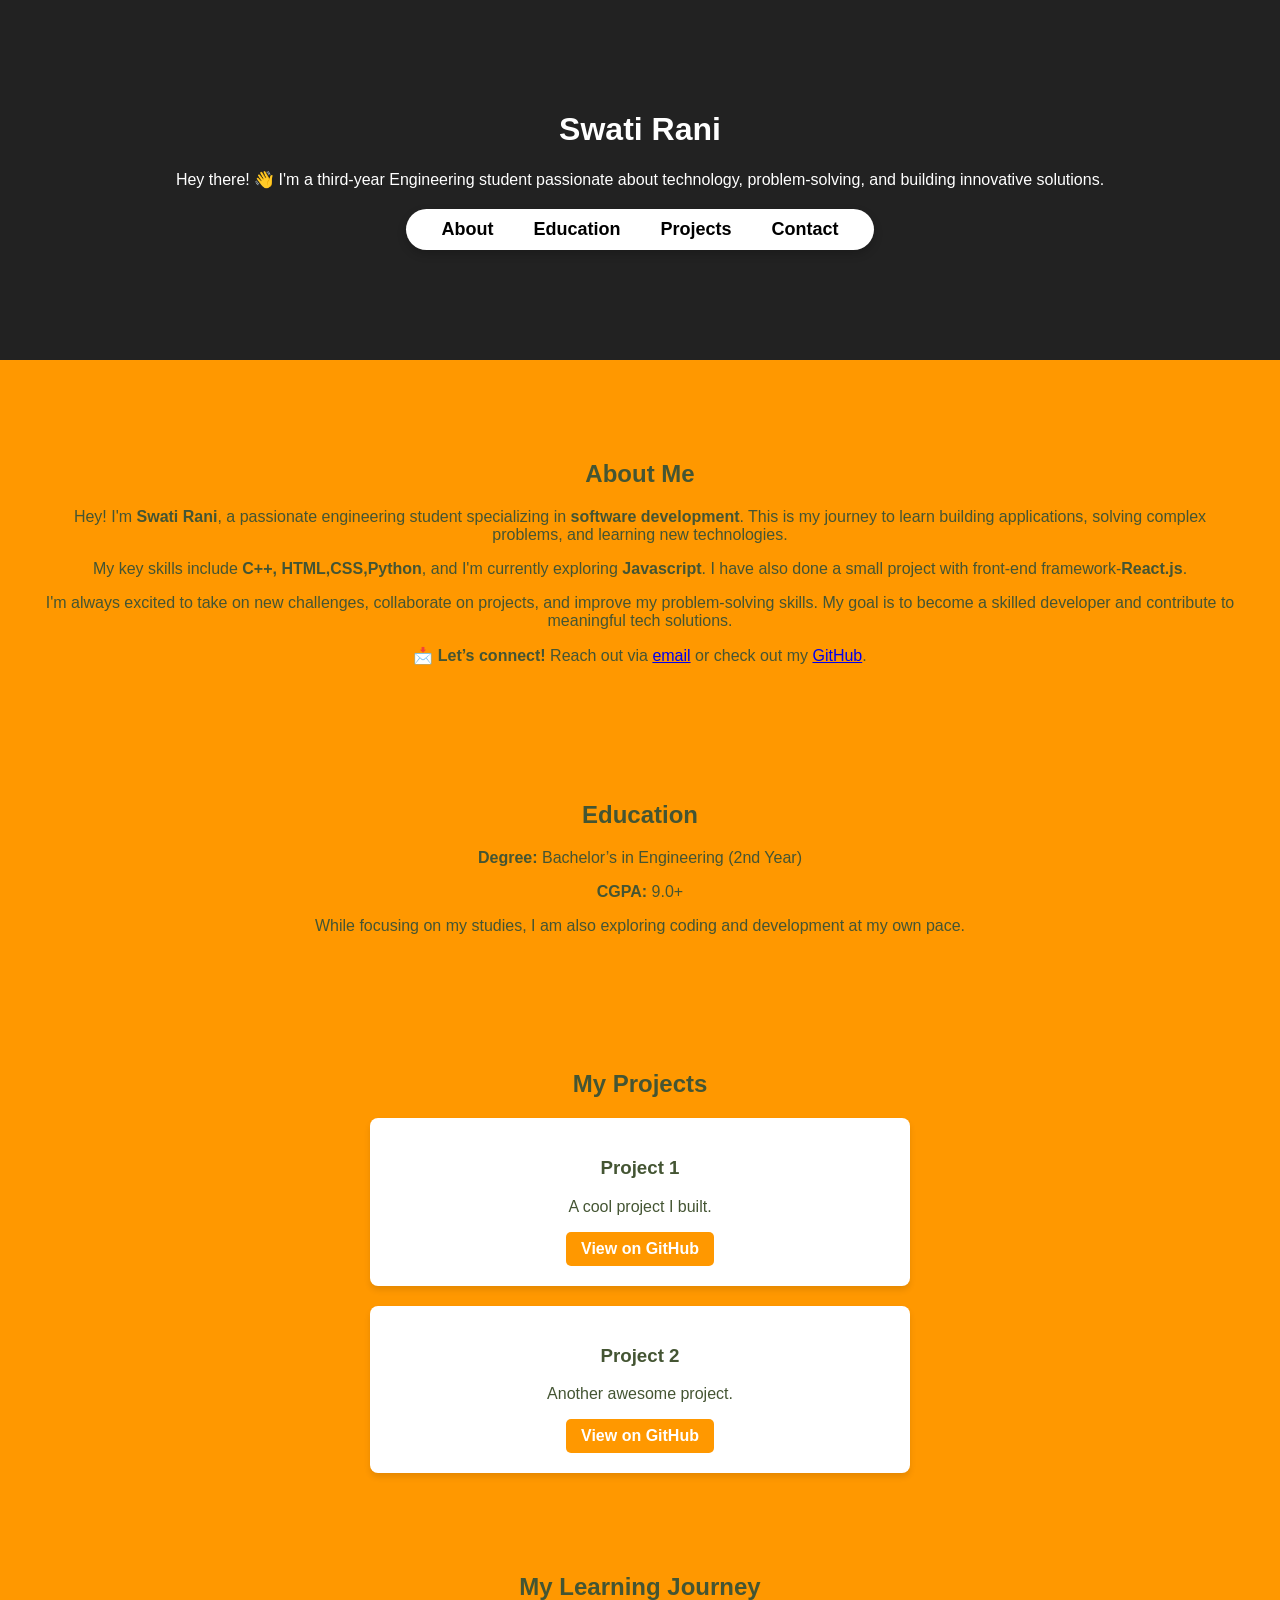
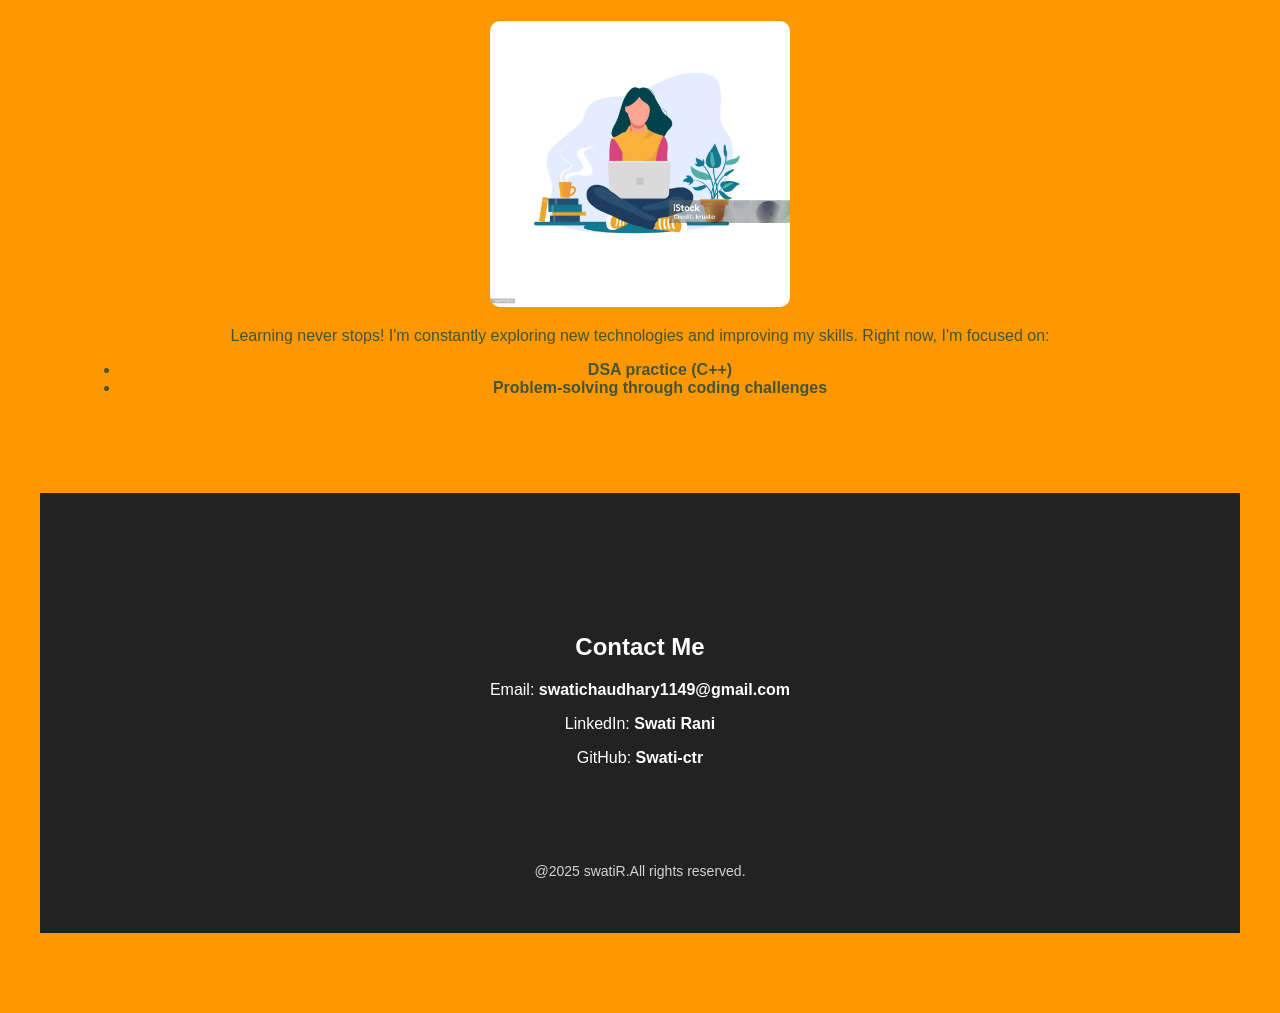
<file: index.html>
<!DOCTYPE html>
<html lang="en">
<head>
  <meta name="viewport" content="width=device-width, initial-scale=1.0">

    <meta charset="UTF-8">
  
    <title>My Portfolio</title>
    <link rel="stylesheet" href="style.css">
</head>
<body>

    <header>
        <h1>Swati Rani</h1>
        <p>Hey there! 👋 I'm a third-year Engineering student passionate about technology, problem-solving, and building innovative solutions.</p>
       
        <nav>
            <ul class="bubble-nav">
              <li><a href="#about">About</a></li>
              <li><a href="#education">Education</a></li>
              <li><a href="#projects">Projects</a></li>
              <li><a href="#contact">Contact</a></li>
             
            </ul>
          </nav>
          
    </header>

    <section id="about">
        <h2>About Me</h2>
        <p>Hey! I'm <strong>Swati Rani</strong>, a passionate engineering student specializing in <strong>software development</strong>. This is my journey to learn building applications, solving complex problems, and learning new technologies.</p>
    
        <p>My key skills include <strong>C++, HTML,CSS,Python</strong>, and I'm currently exploring <strong>Javascript</strong>. I  have also done a small project with front-end framework-<strong>React.js</strong>.</p>
    
        <p>I'm always excited to take on new challenges, collaborate on projects, and improve my problem-solving skills. My goal is to become a skilled developer and contribute to meaningful tech solutions.</p>
    
        <p>📩 <strong>Let’s connect!</strong> Reach out via <a href="mailto:your.email@example.com">email</a> or check out my <a href="https://github.com/yourusername">GitHub</a>.</p>
    </section>

    <section id="education">
        <h2>Education</h2>
        <p><strong>Degree:</strong> Bachelor’s in Engineering (2nd Year)</p>
        <p><strong>CGPA:</strong> 9.0+</p>
        <p>While focusing on my studies, I am also exploring coding and development at my own pace.</p>
      </section>
    <section id="projects">
        <h2>My Projects</h2>
      
        <div class="project">
          <h3>Project 1</h3>
          <p>A cool project I built.</p>
          <a href="https://github.com/Swati-ctr/Fancy-Counter" target="_blank" class="project-link">View on GitHub</a>
        </div>
      
        <div class="project">
          <h3>Project 2</h3>
          <p>Another awesome project.</p>
          <a href="https://github.com/Swati-ctr/to-do-proj" target="_blank" class="project-link">View on GitHub</a>
        </div>
      
      <section id="learning">
      <h2>My Learning Journey</h2>
      <img src="images/pic.jpg" alt="Girl Studying" class="decor-img">
      <p>Learning never stops! I'm constantly exploring new technologies and improving my skills. Right now, I'm focused on:</p>

      <ul class="learning-list">
        <li><strong>DSA practice (C++)</strong></li>
       
        <li><strong> Problem-solving through coding challenges</strong></li>
      
      </ul>
    </section>
      
      <footer>
        <section id="contact">
          <h2>Contact Me</h2>
          <p>Email: <a href="mailto:swatichaudhary1149@gmail.com">swatichaudhary1149@gmail.com</a></p>
          <p>LinkedIn: <a href="https://www.linkedin.com/in/swati-rani-a59915280/?trk=opento_sprofile_goalscard" target="_blank">Swati Rani</a></p>
          <p>GitHub: <a href="https://github.com/Swati-ctr" target="_blank">Swati-ctr</a></p>
        </section>
      
        
     

      <p class="copyright">@2025 swatiR.All rights reserved.</p>
    </footer>
    <script src="script.js"></script>
</body>
</html>
</file>
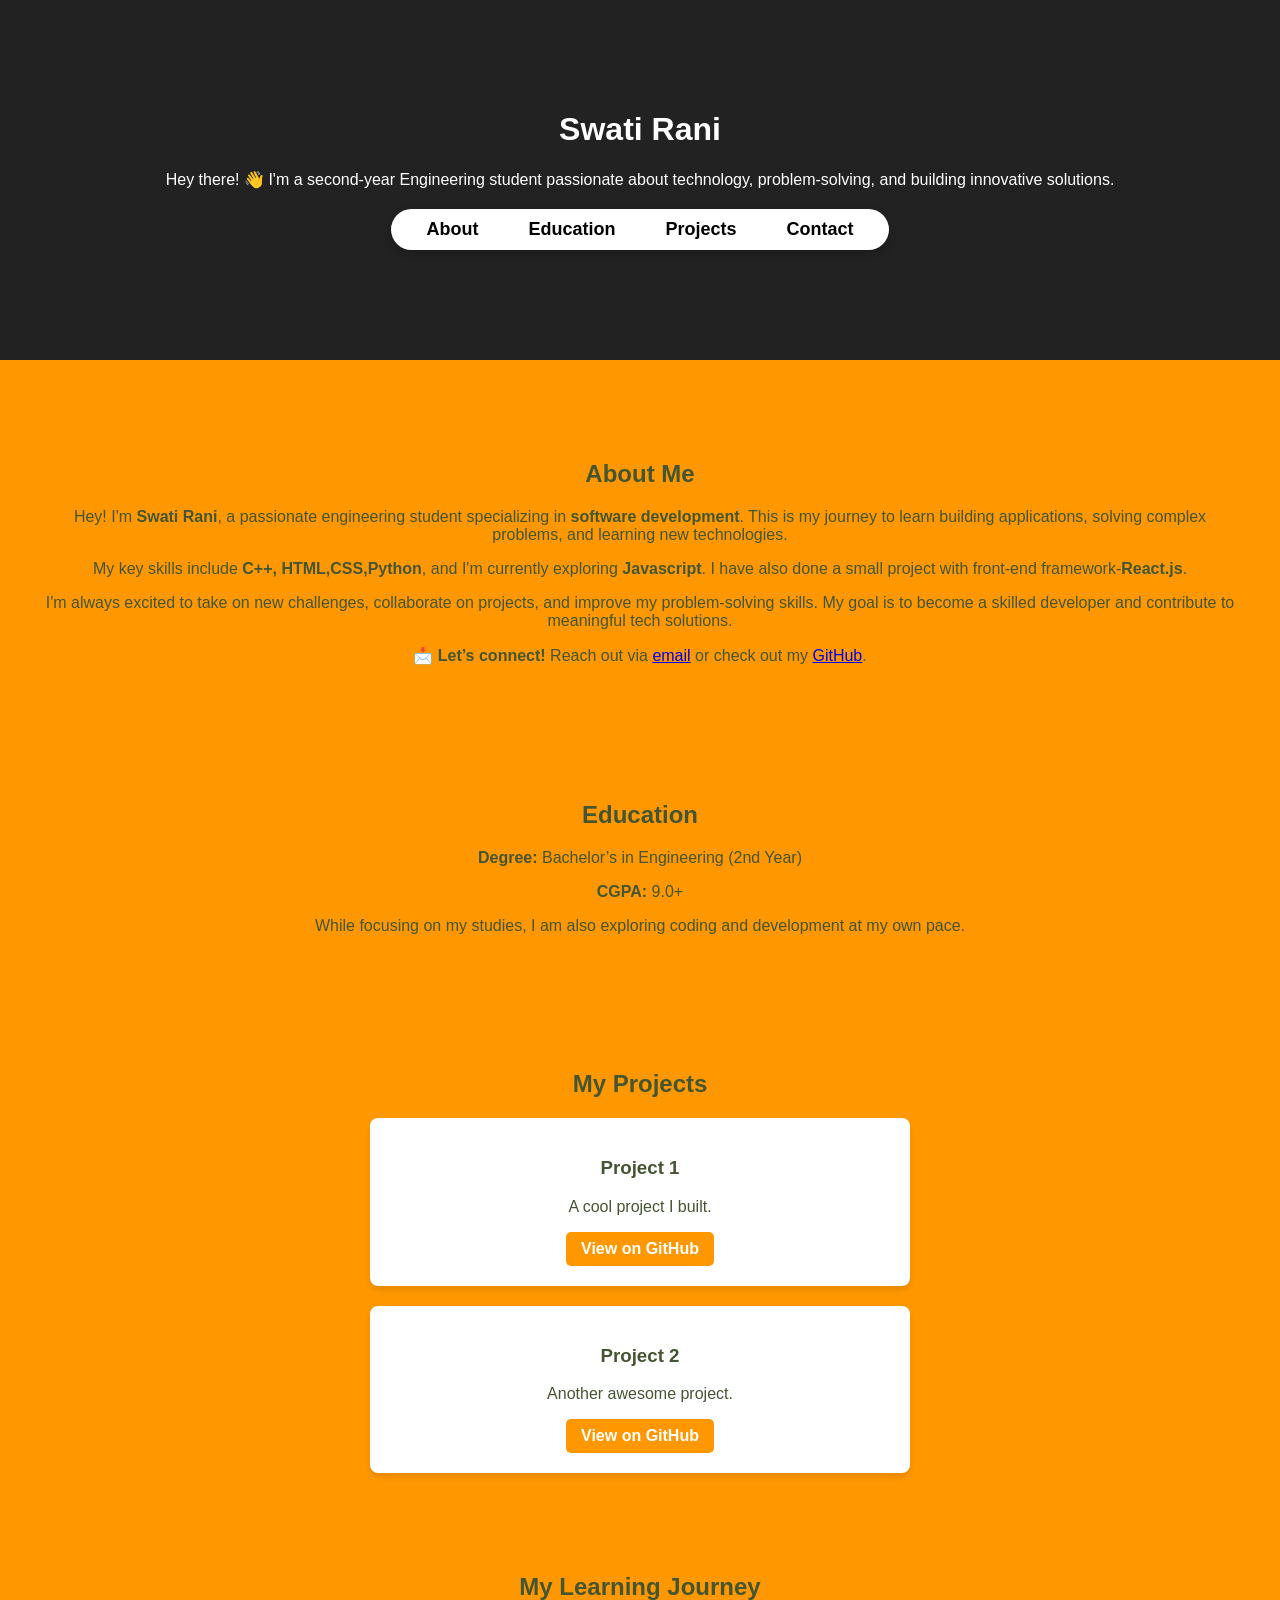
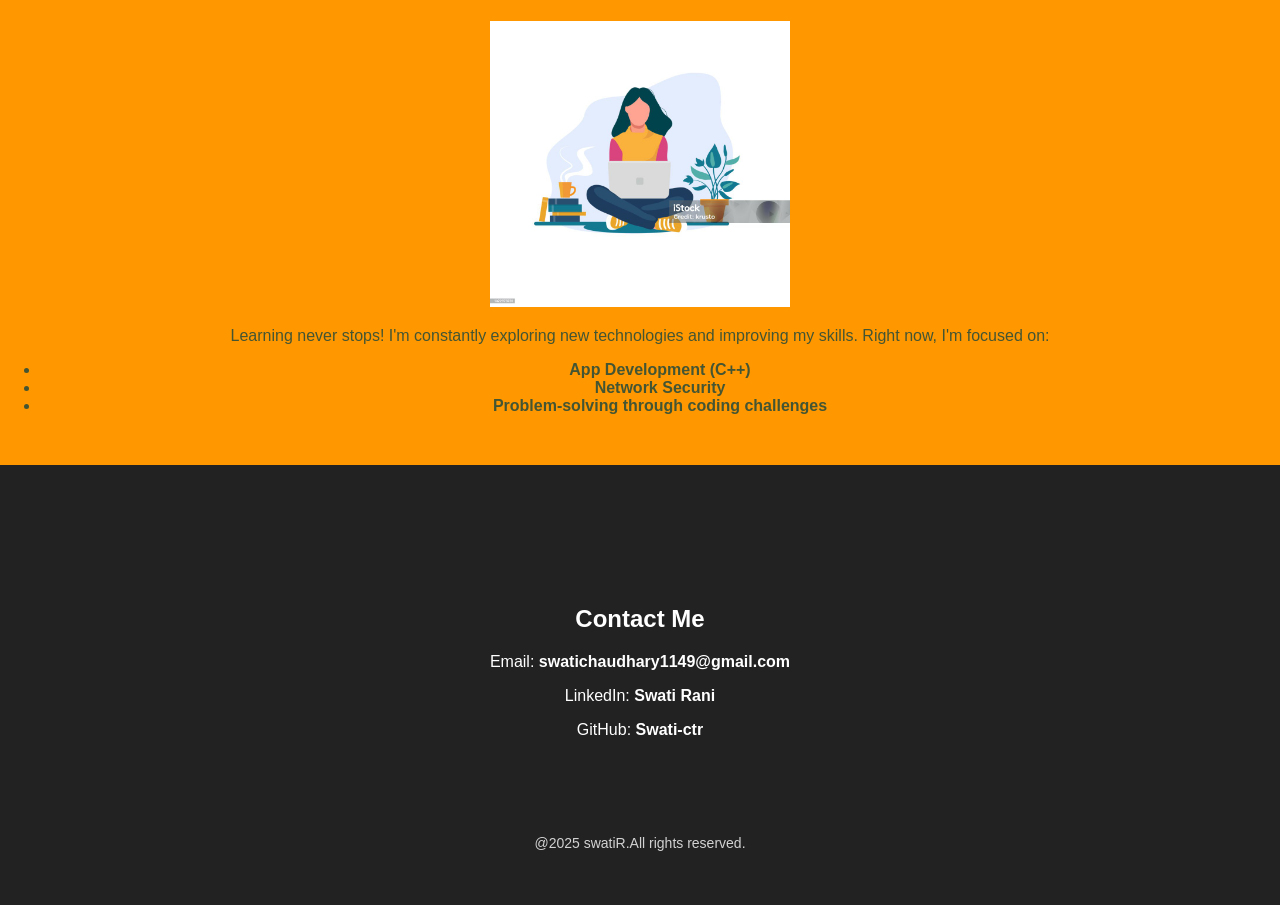
<file: portfolio/index.html>
<!DOCTYPE html>
<html lang="en">
<head>
    <meta charset="UTF-8">
    <meta name="viewport" content="width=device-width, initial-scale=1.0">
    <title>My Portfolio</title>
    <link rel="stylesheet" href="style.css">
</head>
<body>

    <header>
        <h1>Swati Rani</h1>
        <p>Hey there! 👋 I'm a second-year Engineering student passionate about technology, problem-solving, and building innovative solutions.</p>
       
        <nav>
            <ul class="bubble-nav">
              <li><a href="#about">About</a></li>
              <li><a href="#education">Education</a></li>
              <li><a href="#projects">Projects</a></li>
              <li><a href="#contact">Contact</a></li>
             
            </ul>
          </nav>
          
    </header>

    <section id="about">
        <h2>About Me</h2>
        <p>Hey! I'm <strong>Swati Rani</strong>, a passionate engineering student specializing in <strong>software development</strong>. This is my journey to learn building applications, solving complex problems, and learning new technologies.</p>
    
        <p>My key skills include <strong>C++, HTML,CSS,Python</strong>, and I'm currently exploring <strong>Javascript</strong>. I  have also done a small project with front-end framework-<strong>React.js</strong>.</p>
    
        <p>I'm always excited to take on new challenges, collaborate on projects, and improve my problem-solving skills. My goal is to become a skilled developer and contribute to meaningful tech solutions.</p>
    
        <p>📩 <strong>Let’s connect!</strong> Reach out via <a href="mailto:your.email@example.com">email</a> or check out my <a href="https://github.com/yourusername">GitHub</a>.</p>
    </section>

    <section id="education">
        <h2>Education</h2>
        <p><strong>Degree:</strong> Bachelor’s in Engineering (2nd Year)</p>
        <p><strong>CGPA:</strong> 9.0+</p>
        <p>While focusing on my studies, I am also exploring coding and development at my own pace.</p>
      </section>
    <section id="projects">
        <h2>My Projects</h2>
      
        <div class="project">
          <h3>Project 1</h3>
          <p>A cool project I built.</p>
          <a href="https://github.com/Swati-ctr/Fancy-Counter" target="_blank" class="project-link">View on GitHub</a>
        </div>
      
        <div class="project">
          <h3>Project 2</h3>
          <p>Another awesome project.</p>
          <a href="https://github.com/Swati-ctr/to-do-proj" target="_blank" class="project-link">View on GitHub</a>
        </div>
      
      </section id="learning">
      <h2>My Learning Journey</h2>
      <img src="images/pic.jpg" alt="Girl Studying" class="decor-img">
      <p>Learning never stops! I'm constantly exploring new technologies and improving my skills. Right now, I'm focused on:</p>

      <ul class="learning-list">
        <li><strong>App Development  (C++)</strong></li>
        <li><strong> Network Security </strong></li>
        <li><strong> Problem-solving through coding challenges</strong></li>
      
      </ul>
    
      
      <footer>
        <section id="contact">
          <h2>Contact Me</h2>
          <p>Email: <a href="mailto:swatichaudhary1149@gmail.com">swatichaudhary1149@gmail.com</a></p>
          <p>LinkedIn: <a href="https://www.linkedin.com/in/swati-rani-a59915280/?trk=opento_sprofile_goalscard" target="_blank">Swati Rani</a></p>
          <p>GitHub: <a href="https://github.com/Swati-ctr" target="_blank">Swati-ctr</a></p>
        </section>
      
        
     

      <p class="copyright">@2025 swatiR.All rights reserved.</p>
    </footer>
    <script src="script.js"></script>
</body>
</html>
</file>
<file: style.css>
body {
  font-family: "Verdana", sans-serif;
  margin: 0;
  padding: 0;
  text-align: center;
  background-color: #ff9800;
  color: #453;
}

header {
  background-color: #222;
  color: white;
  padding: 90px;
}

.project-link {
  display: inline-block;
  text-decoration: none;
  background-color: #ff9800;
  color: white;
  padding: 8px 15px;
  border-radius: 5px;
  font-weight: bold;
  transition: background 0.3s ease-in-out;
}

.project-link:hover {
  background-color: #e65100;
}

.decor-img {
  width: 100%;
  max-width: 300px;
  height: auto;
  border-radius: 10px;
  display: block;
  margin: 20px auto;
}

footer {
  background-color: #222;
  color: white;
  text-align: center;
  padding: 40px 20px;
  margin-top: 50px;
}

footer a {
  color: #fbbc05;
  text-decoration: none;
  font-weight: bold;
}

footer a:hover {
  color: rgb(255, 0, 0);
}

.copyright {
  margin-top: 20px;
  font-size: 14px;
  opacity: 0.8;
}

.bubble-nav {
  list-style: none;
  padding: 10px 20px;
  margin: 20px auto;
  display: flex;
  flex-wrap: wrap;
  justify-content: center;
  gap: 10px;
  background-color: white;
  border-radius: 50px;
  box-shadow: 0px 4px 10px rgba(0, 0, 0, 0.2);
  width: fit-content;
}

.bubble-nav li {
  display: inline;
}

.bubble-nav li a {
  text-decoration: none;
  color: black;
  font-size: 18px;
  font-weight: bold;
  padding: 10px 15px;
  border-radius: 25px;
  transition: background 0.3s ease-in-out, color 0.3s;
}

.bubble-nav li a:hover {
  background: #ff9800;
  color: white;
}

nav ul li a {
  color: white;
  text-decoration: none;
  font-weight: bold;
  font-size: 18px;
  transition: color 0.3s ease-in-out;
}

nav ul li a:hover {
  color: #fbbc05;
}

section {
  margin: 60px 20px;
  padding: 20px;
}

.container {
  display: flex;
  flex-direction: column;
  align-items: center;
  max-width: 90%;
  margin: 0 auto;
}

.project {
  background: white;
  padding: 20px;
  margin: 20px auto;
  width: 90%;
  max-width: 500px;
  text-align: center;
  border-radius: 8px;
  box-shadow: 0px 4px 6px rgba(0, 0, 0, 0.1);
  transition: transform 0.3s ease-in-out, box-shadow 0.3s ease-in-out;
}

.project:hover {
  transform: scale(1.05);
  box-shadow: 0px 8px 12px rgba(0, 0, 0, 0.2);
}

#contact a {
  color: white;
  font-weight: bold;
  text-decoration: none;
  transition: color 0.3s ease-in-out;
}

#contact a:hover {
  color: rgb(109, 89, 89);
}

img {
  width: 100%;
  max-width: 400px;
  height: auto;
}

@media (max-width: 768px) {
  .bubble-nav {
    flex-direction: column;
    text-align: center;
    padding: 10px;
  }

  .bubble-nav li {
    width: 100%;
    text-align: center;
  }

  nav ul li {
    display: block;
    margin: 10px 0;
  }

  .project {
    width: 95%;
  }

  .container {
    flex-direction: column;
    padding: 10px;
  }

  .hero-section {
    text-align: center;
  }

  .hero-section img {
    max-width: 100%;
    height: auto;
  }

  .nav-links {
    display: flex;
    flex-direction: column;
    text-align: center;
  }
}
</file>
<file: portfolio/style.css>
body {
  font-family: "Verdana", sans-serif;
  margin: 0;
  padding: 0;
  text-align: center;
  background-color: #ff9800;
  color: #453;
}

header {
  background-color: #222;
  color: white;
  padding: 90px;
}
.project-link {
  display: inline-block;
  text-decoration: none;
  background-color: #ff9800; /* Orange button */
  color: white;
  padding: 8px 15px;
  border-radius: 5px;
  font-weight: bold;
  transition: background 0.3s ease-in-out;
}

.decor-img {
  width: 100%;
  max-width: 300px;
  height: auto;
  order-radius: 10px;
  display: block;
  margin: 20px auto;
}

.project-link:hover {
  background-color: #e65100;
}

footer {
  background-color: #222;
  color: white;
  text-align: center;
  padding: 40px 20px;
  margin-top: 50px;
}

footer a {
  color: #fbbc05;
  text-decoration: none;
  font-weight: bold;
}

footer a:hover {
  color: rgb(255, 0, 0);
}

.copyright {
  margin-top: 20px;
  font-size: 14px;
  opacity: 0.8;
}

.bubble-nav {
  list-style: none;
  padding: 10px 20px;
  margin: 20px auto;
  display: flex;
  justify-content: center;
  gap: 20px;
  background-color: white;
  border-radius: 50px;
  box-shadow: 0px 4px 10px rgba(0, 0, 0, 0.2);
  width: fit-content;
}

.bubble-nav li {
  display: inline;
}

.bubble-nav li a {
  text-decoration: none;
  color: black;
  font-size: 18px;
  font-weight: bold;
  padding: 10px 15px;
  border-radius: 25px;
  transition: background 0.3s ease-in-out, color 0.3s;
}

.bubble-nav li a:hover {
  background: #ff9800;
  color: white;
}

nav ul li a {
  color: white;
  text-decoration: none;
  font-weight: bold;
  font-size: 18px;
  transition: color 0.3s ease-in-out;
}

nav ul li a:hover {
  color: #fbbc05;
}

/* 🌟 Sections */
section {
  margin: 60px 20px;
  padding: 20px;
}

.project {
  background: white;
  padding: 20px;
  margin: 20px auto;
  width: 80%;
  max-width: 500px;
  border-radius: 8px;
  box-shadow: 0px 4px 6px rgba(0, 0, 0, 0.1);
  transition: transform 0.3s ease-in-out, box-shadow 0.3s ease-in-out;
}

.project:hover {
  transform: scale(1.05);
  box-shadow: 0px 8px 12px rgba(0, 0, 0, 0.2);
}

#contact a {
  color: white;
  font-weight: bold;
  text-decoration: none;
  transition: color 0.3s ease-in-out;
}

#contact a:hover {
  color: rgb(109, 89, 89);
}

@media (max-width: 768px) {
  .project {
    width: 90%;
  }

  nav ul li {
    display: block;
    margin: 10px 0;
  }
}
</file>
